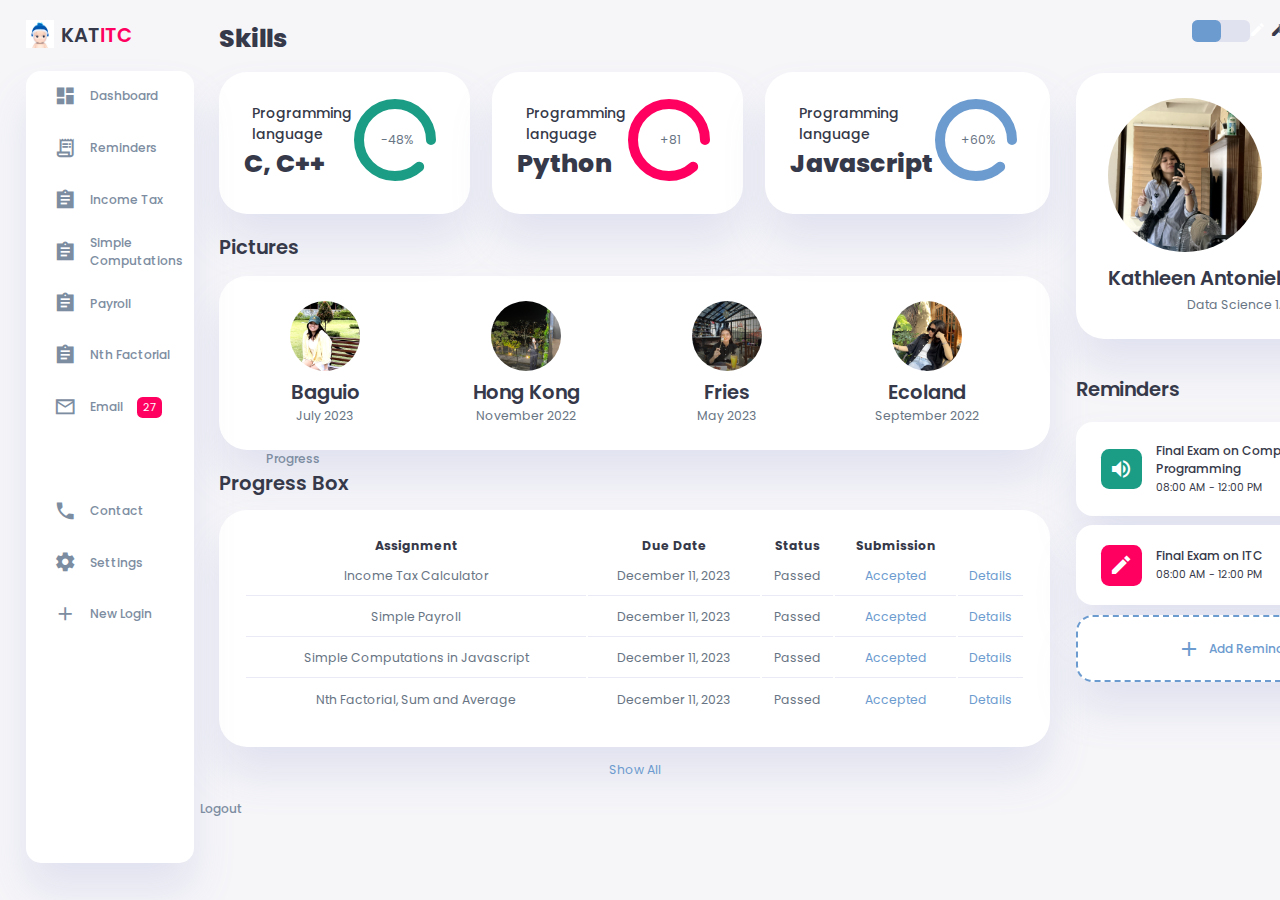
<file: index.html>
<!DOCTYPE html>
<html lang="en">

<head>
    <meta charset="UTF-8">
    <meta name="viewport" content="width=device-width, initial-scale=1.0">
    <link href="https://fonts.googleapis.com/icon?family=Material+Icons+Sharp" rel="stylesheet">
    <link rel="stylesheet" href="style.css">
    <link rel="icon" type="image/jpg" href="images/sonny angel whale.jpg">
    <title>My personal website</title>
</head>

<body>

    <div class="container">
        <!-- Sidebar Section -->
        <aside>
            <div class="toggle">
                <div class="logo">
                    <img src="images/sonny angel whale.jpg">
                    <h2>KAT<span class="danger">ITC</span></h2>
                </div>
                <div class="close" id="close-btn">
                    <span class="material-icons-sharp">
                        close
                    </span>
                </div>
            </div>

            <div class="sidebar">
                <a href="#">
                    <span class="material-icons-sharp" class="active">
                        dashboard
                    </span>
                    <h3>Dashboard</h3>
                </a>
                <a href="#">
                    <span class="material-icons-sharp">
                        receipt_long
                    </span>
                    <h3>Reminders</h3>
                </a>
                <a href="incometax.html">
                    <span class="material-icons-sharp">
                        assignment
                    </span>
                    <h3>Income Tax</h3>
                </a>
                <a href="simplecomputation.html">
                    <span class="material-icons-sharp">
                        assignment
                    </span>
                    <h3>Simple Computations</h3>
                </a>
                <a href="payroll.html">
                    <span class="material-icons-sharp">
                        assignment
                    </span>
                    <h3>Payroll</h3>
                </a>
                <a href="nthfactorial.html">
                    <span class="material-icons-sharp">
                        assignment
                    </span>
                    <h3>Nth Factorial</h3>
                </a>
                <a href="#">
                    <span class="material-icons-sharp">
                        mail_outline
                    </span>
                    <h3>Email</h3>
                    <span class="message-count">27</span>
                </a>
                <a href="#">
                    <span class="material-icons-sharp">
                        inventory
                    </span>
                    <h3>Progress</h3>
                </a>
                <a href="#">
                    <span class="material-icons-sharp">
                        call
                    </span>
                    <h3>Contact</h3>
                </a>
                <a href="#">
                    <span class="material-icons-sharp">
                        settings
                    </span>
                    <h3>Settings</h3>
                </a>
                <a href="#">
                    <span class="material-icons-sharp">
                        add
                    </span>
                    <h3>New Login</h3>
                </a>
                <a href="#">
                    <span class="material-icons-sharp">
                        logout
                    </span>
                    <h3>Logout</h3>
                </a>
            </div>
        </aside>
        <!-- End of Sidebar Section -->

        <!-- Main Content -->
        <main>
            <h1>Skills</h1>
            <!-- Analyses -->
            <div class="analyse">
                <div class="sales">
                    <div class="status">
                        <div class="info">
                            <h3>Programming language</h3>
                            <h1>C, C++</h1>
                        </div>
                        <div class="progresss">
                            <svg>
                                <circle cx="38" cy="38" r="36"></circle>
                            </svg>
                            <div class="percentage">
                                <p>-48%</p>
                            </div>
                        </div>
                    </div>
                </div>
                <div class="visits">
                    <div class="status">
                        <div class="info">
                            <h3>Programming language</h3>
                            <h1>Python</h1>
                        </div>
                        <div class="progresss">
                            <svg>
                                <circle cx="38" cy="38" r="36"></circle>
                            </svg>
                            <div class="percentage">
                                <p>+81</p>
                            </div>
                        </div>
                    </div>
                </div>
                <div class="searches">
                    <div class="status">
                        <div class="info">
                            <h3>Programming language</h3>
                            <h1>Javascript</h1>
                        </div>
                        <div class="progresss">
                            <svg>
                                <circle cx="38" cy="38" r="36"></circle>
                            </svg>
                            <div class="percentage">
                                <p>+60%</p>
                            </div>
                        </div>
                    </div>
                </div>
            </div>
            <!-- End of Analyses -->

            <!-- New Users Section -->
            <div class="new-users">
                <h2>Pictures</h2>
                <div class="user-list">
                    <div class="user">
                        <img src="images/baguio-1.png">
                        <h2>Baguio</h2>
                        <p>July 2023</p>
                    </div>
                    <div class="user">
                        <img src="images/manila.png">
                        <h2>Hong Kong</h2>
                        <p>November 2022</p>
                    </div>
                    <div class="user">
                        <img src="images/fries.png">
                        <h2>Fries</h2>
                        <p>May 2023</p>
                    </div>
                    <div class="user">
                        <img src="images/coffee.png">
                        <h2>Ecoland</h2>
                        <p>September 2022</p>
                    </div>
                </div>
            </div>
            <!-- End of Pictures Section -->

            <!-- Recent Orders Table -->
            <div class="recent-orders">
                <h2>Progress Box</h2>
                <table>
                    <thead>
                        <tr>
                            <th>Assignment</th>
                            <th>Due Date</th>
                            <th>Status</th>
                            <th>Submission</th>
                            <th></th>
                        </tr>
                    </thead>
                    <tbody></tbody>
                </table>
                <a href="#">Show All</a>
            </div>
            <!-- End of Progress box -->

        </main>
        <!-- End of Main Content -->

        <!-- Right Section -->
        <div class="right-section">
            <div class="nav">
                <button id="menu-btn">
                    <span class="material-icons-sharp">
                        menu
                    </span>
                </button>
                <div class="dark-mode">
                    <span class="material-icons-sharp active">
                        light_mode
                    </span>
                    <span class="material-icons-sharp">
                        dark_mode
                    </span>
                </div>

                <div class="profile">
                    <div class="info">
                        <p>Hey, <b>Kat</b></p>
                        <small class="text-muted">Admin</small>
                    </div>
                    <div class="profile-photo">
                        <img src="images/debut.png">
                    </div>
                    <!-- End of Navigation Bar -->

                </div>

            </div>
            <!-- End of Nav -->


            <div class="user-profile">
                <div class="logo">
                    <img src="images/mirror.png">
                    <h2>Kathleen Antonielle Pande</h2>
                    <p>Data Science 1A</p>
                </div>
            </div>

            <div class="reminders">
                <div class="header">
                    <h2>Reminders</h2>
                    <span class="material-icons-sharp">
                        notifications_none
                    </span>
                </div>

                <div class="notification">
                    <div class="icon">
                        <span class="material-icons-sharp">
                            volume_up
                        </span>
                    </div>
                    <div class="content">
                        <div class="info">
                            <h3>Final Exam on Computer Programming</h3>
                            <small class="text_muted">
                                08:00 AM - 12:00 PM
                            </small>
                        </div>
                        <span class="material-icons-sharp">
                            more_vert
                        </span>
                    </div>
                </div>

                <div class="notification deactive">
                    <div class="icon">
                        <span class="material-icons-sharp">
                            edit
                        </span>
                    </div>
                    <div class="content">
                        <div class="info">
                            <h3>Final Exam on ITC</h3>
                            <small class="text_muted">
                                08:00 AM - 12:00 PM
                            </small>
                        </div>
                        <span class="material-icons-sharp">
                            more_vert
                        </span>
                    </div>
                </div>

                <div class="notification add-reminder">
                    <div>
                        <span class="material-icons-sharp">
                            add
                        </span>
                        <h3>Add Reminder</h3>
                    </div>
                </div>

            </div>

        </div>


    </div>

    <script src="orders.js"></script>
    <script src="index.js"></script>
</body>

</html>
</file>
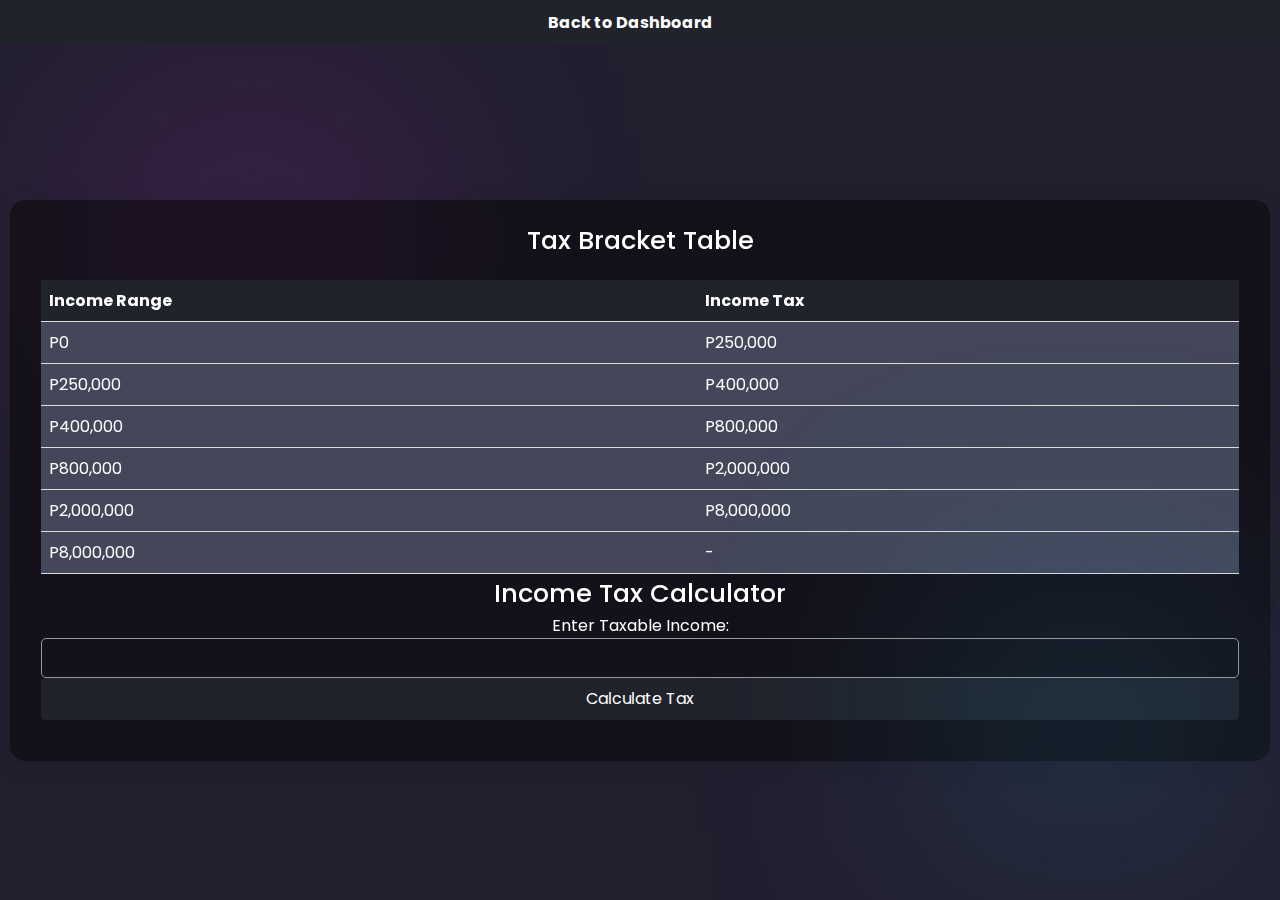
<file: incometax.html>
<!DOCTYPE html>
<html>
<head>
    <title>Income Tax Calculator</title>
    <link rel="stylesheet" href="incometax.css">
    <link rel="icon" type="image/jpg" href="images/sonny angel whale.jpg">
    <link rel="stylesheet" href="navbar.css">
</head>
<body>
    <header>
        <div class="navbar">
            <ul class="links">
                <li><a href="index.html">Back to Dashboard</a></li>
            </ul>
        </div>
    </header>
    <div class="container">
        <div class="top-content">
        <div class="left-column">
            <h2>Tax Bracket Table</h2>
            <table>
                <thead>
                    <tr>
                        <th>Income Range</th>
                        <th>Income Tax</th>
                    </tr>
                </thead>
                <tbody id="taxTable">
                    <tr>
                        <td>P0</td>
                        <td>P250,000</td>
                    </tr>
                    <tr>
                        <td>P250,000</td>
                        <td>P400,000</td>
                    </tr>
                    <tr>
                        <td>P400,000</td>
                        <td>P800,000</td>
                    </tr>
                    <tr>
                        <td>P800,000</td>
                        <td>P2,000,000</td>
                    </tr>
                    <tr>
                        <td>P2,000,000</td>
                        <td>P8,000,000</td>
                    </tr>
                    <tr>
                        <td>P8,000,000</td>
                        <td>-</td>
                    </tr>
                </tbody>
            </table>
        </div>
        <div class="right-column">
            <h2>Income Tax Calculator</h2>
            <label for="income">Enter Taxable Income:</label>
            <input type="number" id="income">
            <button onclick="calculateTax()">Calculate Tax</button>
            <div id="result"></div>
        </div>
    </div>

    <script src="incometax.js"></script>
</body>
</html>
</file>
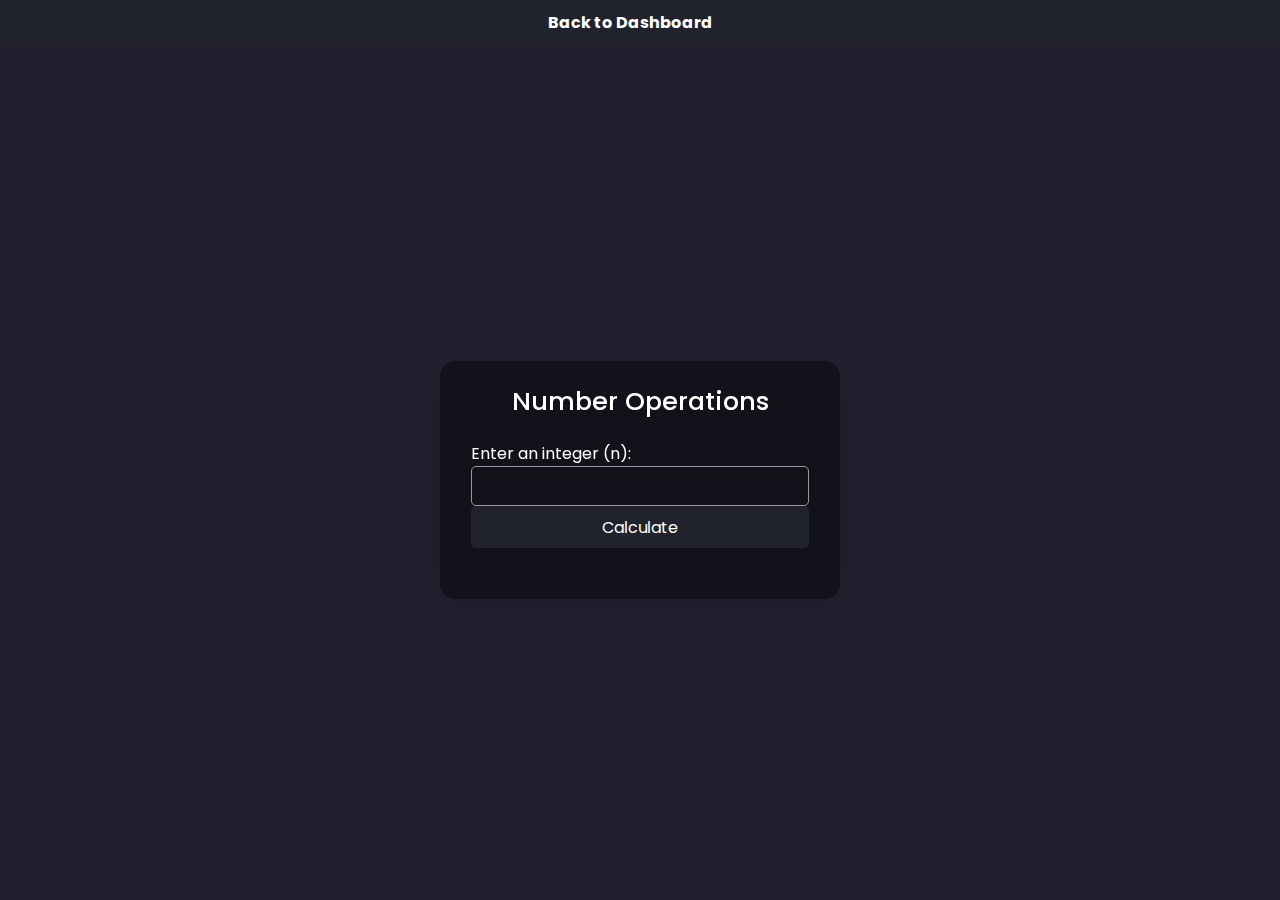
<file: nthfactorial.html>
<!DOCTYPE html>
<html>
<head>
    <title>Number Operations</title>
    <link rel="stylesheet" href="numberoperations.css">
    <link rel="stylesheet" href="navbar.css">
    <link rel="icon" type="image/jpg" href="images/sonny angel whale.jpg">
</head>
<body>
    <header>
        <div class="navbar">
            <ul class="links">
                <li><a href="index.html">Back to Dashboard</a></li>
            </ul>
        </div>
    </header>
    <div class="container">
        <div class="top-content">
            <h2>Number Operations</h2>
        </div>
        <label for="n">Enter an integer (n):</label>
        <input type="number" id="n" class="input-field">
        <button onclick="calculate()" class="calculate-button">Calculate</button>
        <div id="result" class="result-box"></div>
    </div>

    <script src="nthfactorial.js"></script>
</body>
</html>
</file>
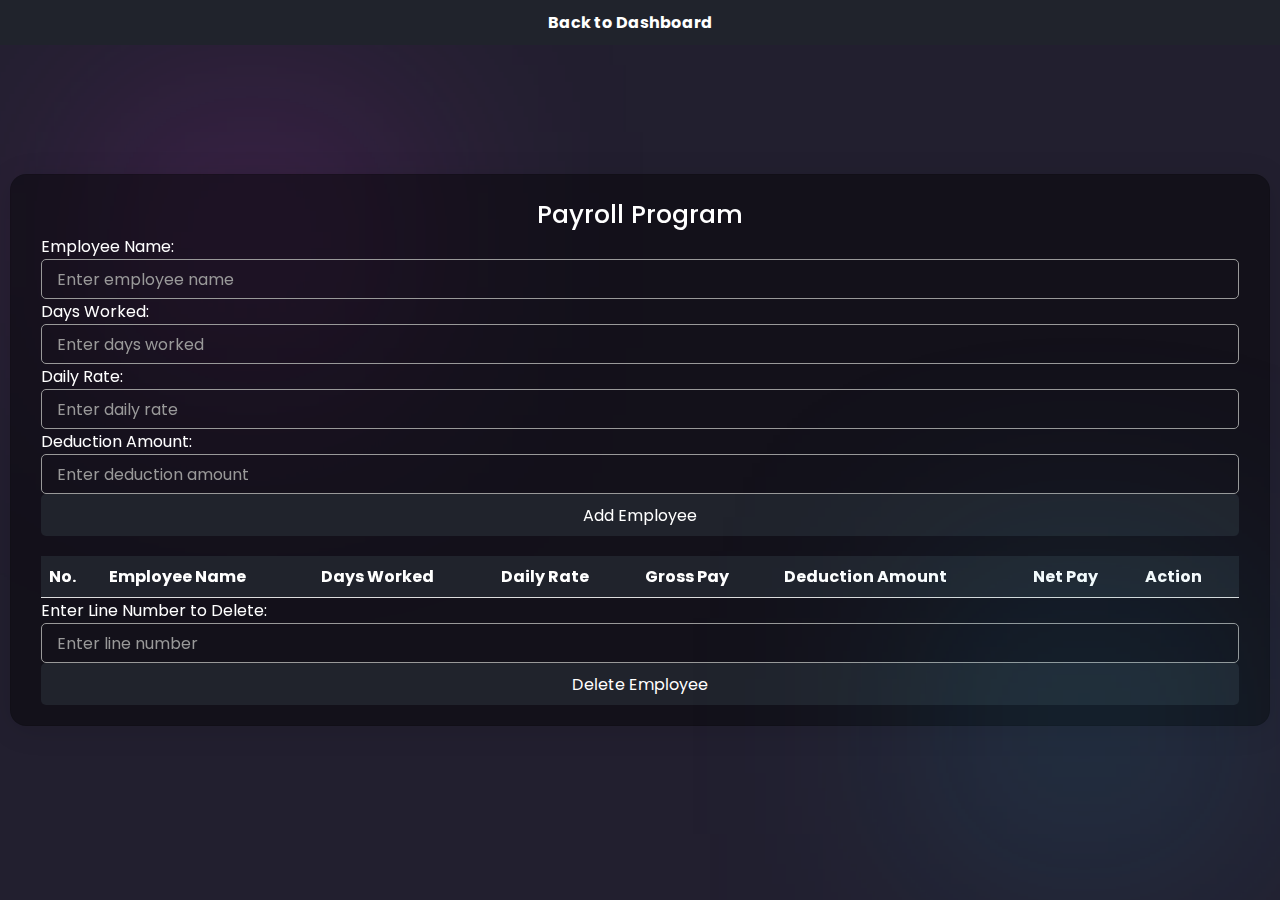
<file: payroll.html>
<!DOCTYPE html>
<html lang="en">
<head>
    <meta charset="UTF-8">
    <meta name="viewport" content="width=device-width, initial-scale=1.0">
    <title>Simple Payroll</title>
    <link rel="stylesheet" href="payroll.css">
    <link rel="stylesheet" href="navbar.css">
    <link rel="icon" type="image/jpg" href="images/sonny angel whale.jpg">
    <link rel="stylesheet" href="navbar.css">
</head>
<body>
    <header>
        <div class="navbar">
            <ul class="links">
                <li><a href="index.html">Back to Dashboard</a></li>
            </ul>
        </div>
    </header>

    <div id="container">

        <h2>Payroll Program</h2>

        <label for="employeeName">Employee Name:</label>
        <input type="text" id="employeeName" placeholder="Enter employee name">

        <label for="daysWorked">Days Worked:</label>
        <input type="number" id="daysWorked" placeholder="Enter days worked">

        <label for="dailyRate">Daily Rate:</label>
        <input type="number" id="dailyRate" placeholder="Enter daily rate">

        <label for="deductionAmount">Deduction Amount:</label>
        <input type="number" id="deductionAmount" placeholder="Enter deduction amount">

        <button onclick="addEmployee()">Add Employee</button>

        <table id="payrollTable">
            <thead>
                <tr>
                    <th>No.</th>
                    <th>Employee Name</th>
                    <th>Days Worked</th>
                    <th>Daily Rate</th>
                    <th>Gross Pay</th>
                    <th>Deduction Amount</th>
                    <th>Net Pay</th>
                    <th>Action</th>
                </tr>
            </thead>
            <tbody id="payrollBody"></tbody>
        </table>

        <label for="deleteLine">Enter Line Number to Delete:</label>
        <input type="number" id="deleteLine" placeholder="Enter line number">

        <button onclick="deleteEmployee()">Delete Employee</button>

    </div>

    <script src="payroll.js"></script>
</body>
</html>
</file>
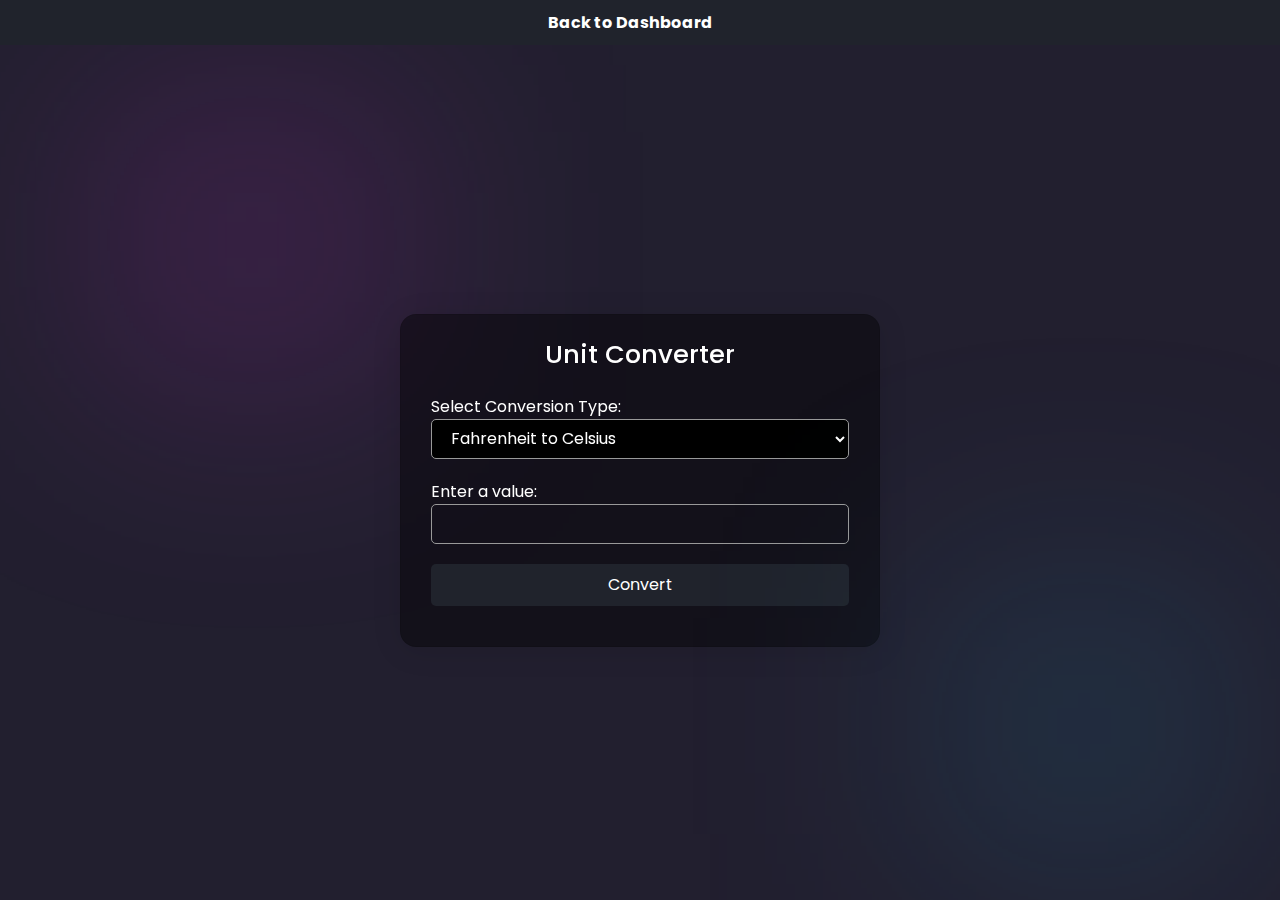
<file: simplecomputation.html>
<!DOCTYPE html>
<html>
<head>
    <title>Unit Converter</title>
    <link rel="stylesheet" href="simplecomputation.css">
    <link rel="stylesheet" href="navbar.css">
    <link rel="icon" type="image/jpg" href="images/sonny angel whale.jpg">
</head>
<body>
    <header>
        <div class="navbar">
            <ul class="links">
                <li><a href="index.html">Back to Dashboard</a></li>
            </ul>
        </div>
    </header>

    <div class="container">
        <h2>Unit Converter</h2>
        <form id="conversionForm">
            <div class="form-group">
                <label for="conversionType">Select Conversion Type:</label>
                <select id="conversionType" class="input-field">
                    <option value="1">Fahrenheit to Celsius</option>
                    <option value="2">Celsius to Fahrenheit</option>
                    <option value="3">Meters to Feet</option>
                    <option value="4">Feet to Meters</option>
                </select>
            </div>
            <div class="form-group">
                <label for="value">Enter a value:</label>
                <input type="number" id="value" class="input-field">
            </div>
            <button type="button" onclick="convert()" class="convert-button">Convert</button>
        </form>
        <p id="result"></p>
    </div>

    <script src="simplecomputation.js"></script>
</body>
</html>
</file>
<file: style.css>
@import url('https://fonts.googleapis.com/css2?family=Poppins:wght@300;400;500;600;700;800&display=swap');

:root{
    --color-primary: #6C9BCF;
    --color-danger: #FF0060;
    --color-success: #1B9C85;
    --color-warning: #F7D060;
    --color-white: #fff;
    --color-info-dark: #7d8da1;
    --color-dark: #363949;
    --color-light: rgba(132, 139, 200, 0.18);
    --color-dark-variant: #677483;
    --color-background: #f6f6f9;

    --card-border-radius: 2rem;
    --border-radius-1: 0.4rem;
    --border-radius-2: 1.2rem;

    --card-padding: 1.8rem;
    --padding-1: 1.2rem;

    --box-shadow: 0 2rem 3rem var(--color-light);
}

.dark-mode-variables{
    --color-background: #181a1e;
    --color-white: #202528;
    --color-dark: #edeffd;
    --color-dark-variant: #a3bdcc;
    --color-light: rgba(0, 0, 0, 0.4);
    --box-shadow: 0 2rem 3rem var(--color-light);
}

*{
    margin: 0;
    padding: 0;
    outline: 0;
    appearance: 0;
    border: 0;
    text-decoration: none;
    box-sizing: border-box;
}

html{
    font-size: 14px;
}

body{
    width: 100vw;
    height: 100vh;
    font-family: 'Poppins', sans-serif;
    font-size: 0.88rem;
    user-select: none;
    overflow-x: hidden;
    color: var(--color-dark);
    background-color: var(--color-background);
}

a{
    color: var(--color-dark);
}

img{
    display: block;
    width: 100%;
    object-fit: cover;
}

h1{
    font-weight: 800;
    font-size: 1.8rem;
}

h2{
    font-weight: 600;
    font-size: 1.4rem;
}

h3{
    font-weight: 500;
    font-size: 0.87rem;
}

small{
    font-size: 0.76rem;
}

p{
    color: var(--color-dark-variant);
}

b{
    color: var(--color-dark);
}

.text-muted{
    color: var(--color-info-dark);
}

.primary{
    color: var(--color-primary);
}

.danger{
    color: var(--color-danger);
}

.success{
    color: var(--color-success);
}

.warning{
    color: var(--color-warning);
}

.container{
    display: grid;
    width: 96%;
    margin: 0 auto;
    gap: 1.8rem;
    grid-template-columns: 12rem auto 23rem;
}

aside{
    height: 100vh;
}

aside .toggle{
    display: flex;
    align-items: center;
    justify-content: space-between;
    margin-top: 1.4rem;
}

aside .toggle .logo{
    display: flex;
    gap: 0.5rem;
}

aside .toggle .logo img{
    width: 2rem;
    height: 2rem;
}

aside .toggle .close{
    padding-right: 1rem;
    display: none;
}

aside .sidebar{
    display: flex;
    flex-direction: column;
    background-color: var(--color-white);
    box-shadow: var(--box-shadow);
    border-radius: 15px;
    height: 88vh;
    position: relative;
    top: 1.5rem;
    transition: all 0.3s ease;
}

aside .sidebar:hover{
    box-shadow: none;
}

aside .sidebar a{
    display: flex;
    align-items: center;
    color: var(--color-info-dark);
    height: 3.7rem;
    gap: 1rem;
    position: relative;
    margin-left: 2rem;
    transition: all 0.3s ease;
}

aside .sidebar a span{
    font-size: 1.6rem;
    transition: all 0.3s ease;
}

aside .sidebar a:last-child{
    position: absolute;
    bottom: 2rem;
    width: 100%;
}

aside .sidebar a.active{
    width: 100%;
    color: var(--color-primary);
    background-color: var(--color-light);
    margin-left: 0;
}

aside .sidebar a.active::before{
    content: '';
    width: 6px;
    height: 18px;
    background-color: var(--color-primary);
}

aside .sidebar a.active span{
    color: var(--color-primary);
    margin-left: calc(1rem - 3px);
}

aside .sidebar a:hover{
    color: var(--color-primary);
}

aside .sidebar a:hover span{
    margin-left: 0.6rem;
}

aside .sidebar .message-count{
    background-color: var(--color-danger);
    padding: 2px 6px;
    color: var(--color-white);
    font-size: 11px;
    border-radius: var(--border-radius-1);
}

main{
    margin-top: 1.4rem;
}

main .analyse{
    display: grid;
    grid-template-columns: repeat(3, 1fr);
    gap: 1.6rem;
}

main .analyse > div{
    background-color: var(--color-white);
    padding: var(--card-padding);
    border-radius: var(--card-border-radius);
    margin-top: 1rem;
    box-shadow: var(--box-shadow);
    cursor: pointer;
    transition: all 0.3s ease;
}

main .analyse > div:hover{
    box-shadow: none;
}

main .analyse > div .status{
    display: flex;
    align-items: center;
    justify-content: space-between;
}

main .analyse h3{
    margin-left: 0.6rem;
    font-size: 1rem;
}

main .analyse .progresss{
    position: relative;
    width: 92px;
    height: 92px;
    border-radius: 50%;
}

main .analyse svg{
    width: 7rem;
    height: 7rem;
}

main .analyse svg circle{
    fill: none;
    stroke-width: 10;
    stroke-linecap: round;
    transform: translate(5px, 5px);
}

main .analyse .sales svg circle{
    stroke: var(--color-success);
    stroke-dashoffset: -30;
    stroke-dasharray: 200;
}

main .analyse .visits svg circle{
    stroke: var(--color-danger);
    stroke-dashoffset: -30;
    stroke-dasharray: 200;
}

main .analyse .searches svg circle{
    stroke: var(--color-primary);
    stroke-dashoffset: -30;
    stroke-dasharray: 200;
}

main .analyse .progresss .percentage{
    position: absolute;
    top: -3px;
    left: -1px;
    display: flex;
    align-items: center;
    justify-content: center;
    height: 100%;
    width: 100%;
}

main .new-users{
    margin-top: 1.3rem;
}

main .new-users .user-list{
    background-color: var(--color-white);
    padding: var(--card-padding);
    border-radius: var(--card-border-radius);
    margin-top: 1rem;
    box-shadow: var(--box-shadow);
    display: flex;
    justify-content: space-around;
    flex-wrap: wrap;
    gap: 1.4rem;
    cursor: pointer;
    transition: all 0.3s ease;
}

main .new-users .user-list:hover{
    box-shadow: none;
}

main .new-users .user-list .user{
    display: flex;
    flex-direction: column;
    align-items: center;
    justify-content: center;
}

main .new-users .user-list .user img{
    width: 5rem;
    height: 5rem;
    margin-bottom: 0.4rem;
    border-radius: 50%;
}

main .recent-orders{
    margin-top: 1.3rem;
}

main .recent-orders h2{
    margin-bottom: 0.8rem;
}

main .recent-orders table{
    background-color: var(--color-white);
    width: 100%;
    padding: var(--card-padding);
    text-align: center;
    box-shadow: var(--box-shadow);
    border-radius: var(--card-border-radius);
    transition: all 0.3s ease;
}

main .recent-orders table:hover{
    box-shadow: none;
}

main table tbody td{
    height: 2.8rem;
    border-bottom: 1px solid var(--color-light);
    color: var(--color-dark-variant);
}

main table tbody tr:last-child td{
    border: none;
}

main .recent-orders a{
    text-align: center;
    display: block;
    margin: 1rem auto;
    color: var(--color-primary);
}

.right-section{
    margin-top: 1.4rem;
}

.right-section .nav{
    display: flex;
    justify-content: end;
    gap: 2rem;
}

.right-section .nav button{
    display: none;
}

.right-section .dark-mode{
    background-color: var(--color-light);
    display: flex;
    justify-content: space-between;
    align-items: center;
    height: 1.6rem;
    width: 4.2rem;
    cursor: pointer;
    border-radius: var(--border-radius-1);
}

.right-section .dark-mode span{
    font-size: 1.2rem;
    width: 50%;
    height: 100%;
    display: flex;
    align-items: center;
    justify-content: center;
}

.right-section .dark-mode span.active{
    background-color: var(--color-primary);
    color: white;
    border-radius: var(--border-radius-1);
}

.right-section .nav .profile{
    display: flex;
    gap: 2rem;
    text-align: right;
}

.right-section .nav .profile .profile-photo{
    width: 2.8rem;
    height: 2.8rem;
    display: flex;
    justify-content: center;
    align-items: center;
    border-radius: 35%;
    overflow: hidden;
}

.right-section .user-profile{
    display: flex;
    justify-content: center;
    text-align: center;
    margin-top: 1rem;
    background-color: var(--color-white);
    padding: var(--card-padding);
    border-radius: var(--card-border-radius);
    box-shadow: var(--box-shadow);
    cursor: pointer;
    transition: all 0.3s ease;
}

.right-section .user-profile:hover{
    box-shadow: none;
}

.right-section .user-profile img{
    width: 11rem;
    height: auto;
    margin-bottom: 0.8rem;
    border-radius: 50%;
}

.right-section .user-profile h2{
    margin-bottom: 0.2rem;
}

.right-section .reminders{
    margin-top: 2rem;
}

.right-section .reminders .header{
    display: flex;
    align-items: center;
    justify-content: space-between;
    margin-bottom: 0.8rem;
}

.right-section .reminders .header span{
    padding: 10px;
    box-shadow: var(--box-shadow);
    background-color: var(--color-white);
    border-radius: 50%;
}

.right-section .reminders .notification{
    background-color: var(--color-white);
    display: flex;
    align-items: center;
    gap: 1rem;
    margin-bottom: 0.7rem;
    padding: 1.4rem var(--card-padding);
    border-radius: var(--border-radius-2);
    box-shadow: var(--box-shadow);
    cursor: pointer;
    transition: all 0.3s ease;
}

.right-section .reminders .notification:hover{
    box-shadow: none;
}

.right-section .reminders .notification .content{
    display: flex;
    justify-content: space-between;
    align-items: center;
    margin: 0;
    width: 100%;
}

.right-section .reminders .notification .icon{
    padding: 0.6rem;
    color: var(--color-white);
    background-color: var(--color-success);
    border-radius: 20%;
    display: flex;
}

.right-section .reminders .notification.deactive .icon{
    background-color: var(--color-danger);
}

.right-section .reminders .add-reminder{
    background-color: var(--color-white);
    border: 2px dashed var(--color-primary);
    color: var(--color-primary);
    display: flex;
    align-items: center;
    justify-content: center;
    cursor: pointer;
}

.right-section .reminders .add-reminder:hover{
    background-color: var(--color-primary);
    color: white;
}

.right-section .reminders .add-reminder div{
    display: flex;
    align-items: center;
    gap: 0.6rem;
}

@media screen and (max-width: 1200px) {
    .container{
        width: 95%;
        grid-template-columns: 7rem auto 23rem;
    }

    aside .logo h2{
        display: none;
    }

    aside .sidebar h3{
        display: none;
    }

    aside .sidebar a{
        width: 5.6rem;
    }

    aside .sidebar a:last-child{
        position: relative;
        margin-top: 1.8rem;
    }

    main .analyse{
        grid-template-columns: 1fr;
        gap: 0;
    }

    main .new-users .user-list .user{
        flex-basis: 40%;
    }

    main .recent-orders {
        width: 94%;
        position: absolute;
        left: 50%;
        transform: translateX(-50%);
        margin: 2rem 0 0 0.8rem;
    }

    main .recent-orders table{
        width: 83vw;
    }

    main table thead tr th:last-child,
    main table thead tr th:first-child{
        display: none;
    }

    main table tbody tr td:last-child,
    main table tbody tr td:first-child{
        display: none;
    }

}

@media screen and (max-width: 768px) {
    .container{
        width: 100%;
        grid-template-columns: 1fr;
        padding: 0 var(--padding-1);
    }

    aside{
        position: fixed;
        background-color: var(--color-white);
        width: 15rem;
        z-index: 3;
        box-shadow: 1rem 3rem 4rem var(--color-light);
        height: 100vh;
        left: -100%;
        display: none;
        animation: showMenu 0.4s ease forwards;
    }

    @keyframes showMenu {
       to{
        left: 0;
       } 
    }

    aside .logo{
        margin-left: 1rem;
    }

    aside .logo h2{
        display: inline;
    }

    aside .sidebar h3{
        display: inline;
    }

    aside .sidebar a{
        width: 100%;
        height: 3.4rem;
    }

    aside .sidebar a:last-child{
        position: absolute;
        bottom: 5rem;
    }

    aside .toggle .close{
        display: inline-block;
        cursor: pointer;
    }

    main{
        margin-top: 8rem;
        padding: 0 1rem;
    }

    main .new-users .user-list .user{
        flex-basis: 35%;
    }

    main .recent-orders{
        position: relative;
        margin: 3rem 0 0 0;
        width: 100%;
    }

    main .recent-orders table{
        width: 100%;
        margin: 0;
    }

    .right-section{
        width: 94%;
        margin: 0 auto 4rem;
    }

    .right-section .nav{
        position: fixed;
        top: 0;
        left: 0;
        align-items: center;
        background-color: var(--color-white);
        padding: 0 var(--padding-1);
        height: 4.6rem;
        width: 100%;
        z-index: 2;
        box-shadow: 0 1rem 1rem var(--color-light);
        margin: 0;
    }

    .right-section .nav .dark-mode{
        width: 4.4rem;
        position: absolute;
        left: 66%;
    }

    .right-section .profile .info{
        display: none;
    }

    .right-section .nav button{
        display: inline-block;
        background-color: transparent;
        cursor: pointer;
        color: var(--color-dark);
        position: absolute;
        left: 1rem;
    }

    .right-section .nav button span{
        font-size: 2rem;
    }

}
</file>
<file: incometax.css>
@import url('https://fonts.googleapis.com/css2?family=Poppins:wght@300;400;500;600;700;800&display=swap');

* {
    margin: 0;
    padding: 0;
    border: none;
    outline: none;
    box-sizing: border-box;
    font-family: 'Poppins', sans-serif;
}

body {
    display: flex;
    align-items: center;
    justify-content: center;
    min-height: 100vh;
    padding: 0 10px;
    background: #221f2f;
    overflow: hidden;
}

body::before {
    content: "";
    position: absolute;
    width: 120px;
    height: 120px;
    background-color: #ed2ff0;
    left: 15%;
    top: 20%;
    filter: blur(150px);
}

body::after {
    content: "";
    position: absolute;
    width: 120px;
    height: 120px;
    background-color: #22a8cd;
    left: 80%;
    top: 74%;
    filter: blur(150px);
}

.container {
    width: 90rem;
    color: #fff;
    background: rgba(0, 0, 0, 0.44);
    padding: 20px 30px;
    border-radius: 16px;
    box-shadow: 0 4px 30px rgba(0, 0, 0, 0.1);
    backdrop-filter: blur(7.4px);
    -webkit-backdrop-filter: blur(7.4px);
    border: 1px solid rgba(0, 0, 0, 0.1);
}

.container h2 {
    font-size: 1.6rem;
    font-weight: 500;
    text-align: center;
}

.container label {
    font-size: 1rem;
    margin-bottom: 7px;
}

.container input[type="number"] {
    height: 40px;
    width: 100%;
    border-radius: 5px;
    font-size: 1rem;
    padding: 0 15px;
    background: transparent;
    color: #fff;
    border: 1px solid #999;
    transition: all 0.3s ease;
}

.container input[type="number"]:hover {
    border: 1px solid #675afe;
}

.container input[type="number"]:focus {
    padding: 0 14px;
    border: 1px solid #675afe;
}

.container table {
    width: 100%;
    margin-top: 20px;
    border-collapse: collapse;
}

.container th,
.container td {
    text-align: left;
    padding: 8px;
    border-bottom: 1px solid #ddd;
}

.container th {
    background-color: #20232c;
    color: #fff;
}

.container td {
    background-color: #44475a;
    color: #fff;
}

.container input[type="number"]::placeholder {
    color: #999;
}

.container button {
    width: 100%;
    height: 42px;
    color: #fff;
    background: #20232c;
    font-size: 1rem;
    cursor: pointer;
    border-radius: 5px;
    transition: all 0.3s ease;
}

.container button:hover {
    background: #675afe;
}
</file>
<file: numberoperations.css>
@import url('https://fonts.googleapis.com/css2?family=Poppins:wght@300;400;500;600;700;800&display=swap');

* {
    margin: 0;
    padding: 0;
    border: none;
    outline: none;
    box-sizing: border-box;
    font-family: 'Poppins', sans-serif;
}

body {
    display: flex;
    align-items: center;
    justify-content: center;
    min-height: 100vh;
    padding: 0 10px;
    background: #221f2f;
    overflow: hidden;
}

.container {
    width: 25rem;
    color: #fff;
    background: rgba(0, 0, 0, 0.44);
    padding: 20px 30px;
    border-radius: 16px;
    box-shadow: 0 4px 30px rgba(0, 0, 0, 0.1);
    backdrop-filter: blur(7.4px);
    -webkit-backdrop-filter: blur(7.4px);
    border: 1px solid rgba(0, 0, 0, 0.1);
}

.container h2 {
    font-size: 1.6rem;
    font-weight: 500;
    text-align: center;
}

.input-field {
    height: 40px;
    width: 100%;
    border-radius: 5px;
    font-size: 1rem;
    padding: 0 15px;
    background: transparent;
    color: #fff;
    border: 1px solid #999;
    transition: all 0.3s ease;
}

.input-field:hover {
    border: 1px solid #675afe;
}

.input-field:focus {
    padding: 0 14px;
    border: 1px solid #675afe;
}

.calculate-button {
    width: 100%;
    height: 42px;
    color: #fff;
    background: #20232c;
    font-size: 1rem;
    cursor: pointer;
    border-radius: 5px;
    transition: all 0.3s ease;
}

.calculate-button:hover {
    background: #675afe;
}

.result-box {
    font-size: 1.1rem;
    margin: 20px 0 30px;
}
</file>
<file: payroll.css>
@import url('https://fonts.googleapis.com/css2?family=Poppins:wght@300;400;500;600;700;800&display=swap');

* {
    margin: 0;
    padding: 0;
    border: none;
    outline: none;
    box-sizing: border-box;
    font-family: 'Poppins', sans-serif;
}

body {
    display: flex;
    align-items: center;
    justify-content: center;
    min-height: 100vh;
    padding: 0 10px;
    background: #221f2f;
    
}

body::before {
    content: "";
    position: absolute;
    width: 120px;
    height: 120px;
    background-color: #ed2ff0;
    left: 15%;
    top: 20%;
    filter: blur(150px);
}

body::after {
    content: "";
    position: absolute;
    width: 120px;
    height: 120px;
    background-color: #22a8cd;
    left: 80%;
    top: 74%;
    filter: blur(150px);
}

#container {
    width: 80rem;
    color: #fff;
    background: rgba(0, 0, 0, 0.44);
    padding: 20px 30px;
    border-radius: 16px;
    box-shadow: 0 4px 30px rgba(0, 0, 0, 0.1);
    backdrop-filter: blur(7.4px);
    -webkit-backdrop-filter: blur(7.4px);
    border: 1px solid rgba(0, 0, 0, 0.1);
}

#container h2 {
    font-size: 1.6rem;
    font-weight: 500;
    text-align: center;
}

#container label {
    font-size: 1rem;
    margin-bottom: 7px;
}

#container input[type="text"],
#container input[type="number"] {
    height: 40px;
    width: 100%;
    border-radius: 5px;
    font-size: 1rem;
    padding: 0 15px;
    background: transparent;
    color: #fff;
    border: 1px solid #999;
    transition: all 0.3s ease;
}

#container input[type="text"]:hover,
#container input[type="number"]:hover {
    border: 1px solid #675afe;
}

#container input[type="text"]:focus,
#container input[type="number"]:focus {
    padding: 0 14px;
    border: 1px solid #675afe;
}

#container table {
    width: 100%;
    margin-top: 20px;
    border-collapse: collapse;
}

#container th,
#container td {
    text-align: left;
    padding: 8px;
    border-bottom: 1px solid #ddd;
}

#container th {
    background-color: #20232c;
    color: #fff;
}

#container td {
    background-color: #44475a;
    color: #fff;
}

#container input[type="number"]::placeholder,
#container input[type="text"]::placeholder {
    color: #999;
}

#container button {
    width: 100%;
    height: 42px;
    color: #fff;
    background: #20232c;
    font-size: 1rem;
    cursor: pointer;
    border-radius: 5px;
    transition: all 0.3s ease;
}

#container button:hover {
    background: #675afe;
}

#container .delete {
    margin-top: 20px;
}

#container .delete label {
    font-size: 1rem;
    margin-bottom: 7px;
}

#container .delete input[type="number"] {
    width: 100%;
    height: 40px;
    border-radius: 5px;
    font-size: 1rem;
    padding: 0 15px;
    background: transparent;
    color: #fff;
    border: 1px solid #999;
    transition: all 0.3s ease;
}

#container .delete input[type="number"]:hover {
    border: 1px solid #675afe;
}

#container .delete input[type="number"]:focus {
    padding: 0 14px;
    border: 1px solid #675afe;
}
</file>
<file: simplecomputation.css>
@import url('https://fonts.googleapis.com/css2?family=Poppins:wght@300;400;500;600;700;800&display=swap');

* {
    margin: 0;
    padding: 0;
    border: none;
    outline: none;
    box-sizing: border-box;
    font-family: 'Poppins', sans-serif;
}

body {
    display: flex;
    align-items: center;
    justify-content: center;
    min-height: 100vh;
    padding: 0 10px;
    background: #221f2f;
    overflow: hidden;
}

body::before {
    content: "";
    position: absolute;
    width: 120px;
    height: 120px;
    background-color: #ed2ff0;
    left: 15%;
    top: 20%;
    filter: blur(150px);
}

body::after {
    content: "";
    position: absolute;
    width: 120px;
    height: 120px;
    background-color: #22a8cd;
    left: 80%;
    top: 74%;
    filter: blur(150px);
}

.container {
    width: 30rem;
    color: #fff;
    background: rgba(0, 0, 0, 0.44);
    padding: 20px 30px;
    border-radius: 16px;
    box-shadow: 0 4px 30px rgba(0, 0, 0, 0.1);
    backdrop-filter: blur(7.4px);
    -webkit-backdrop-filter: blur(7.4px);
    border: 1px solid rgba(0, 0, 0, 0.1);
}

.container h2 {
    font-size: 1.6rem;
    font-weight: 500;
    text-align: center;
    margin-bottom: 20px;
}

.form-group {
    margin-bottom: 20px;
}

.form-group label {
    font-size: 1rem;
    margin-bottom: 7px;
}

.input-field {
    width: 100%;
    height: 40px;
    border-radius: 5px;
    font-size: 1rem;
    padding: 0 15px;
    background: rgba(255, 255, 255, 0.1);
    color: #fff;
    border: 1px solid #999;
    transition: all 0.3s ease;
}

.input-field:hover {
    background: rgba(103, 90, 254, 0.1);
}

.input-field:focus {
    padding: 0 14px;
    border: 1px solid #675afe;
}
.container select#conversionType {
    background-color: black;
    color: #fff; 
}
.convert-button {
    width: 100%;
    height: 42px;
    color: #fff;
    background: #20232c;
    font-size: 1rem;
    cursor: pointer;
    border-radius: 5px;
    transition: all 0.3s ease;
}

.convert-button:hover {
    background: #675afe;
}

#result {
    font-size: 1.1rem;
    margin-top: 20px;
}
@import url('https://fonts.googleapis.com/css2?family=Poppins:wght@300;400;500;600;700;800&display=swap');

* {
    margin: 0;
    padding: 0;
    border: none;
    outline: none;
    box-sizing: border-box;
    font-family: 'Poppins', sans-serif;
}

body {
    display: flex;
    align-items: center;
    justify-content: center;
    min-height: 100vh;
    padding: 0 10px;
    background: #221f2f;
    overflow: hidden;
}

body::before {
    content: "";
    position: absolute;
    width: 120px;
    height: 120px;
    background-color: #ed2ff0;
    left: 15%;
    top: 20%;
    filter: blur(150px);
}

body::after {
    content: "";
    position: absolute;
    width: 120px;
    height: 120px;
    background-color: #22a8cd;
    left: 80%;
    top: 74%;
    filter: blur(150px);
}

.container {
    width: 30rem;
    color: #fff;
    background: rgba(0, 0, 0, 0.44);
    padding: 20px 30px;
    border-radius: 16px;
    box-shadow: 0 4px 30px rgba(0, 0, 0, 0.1);
    backdrop-filter: blur(7.4px);
    -webkit-backdrop-filter: blur(7.4px);
    border: 1px solid rgba(0, 0, 0, 0.1);
}

.container h2 {
    font-size: 1.6rem;
    font-weight: 500;
    text-align: center;
    margin-bottom: 20px;
}

.form-group {
    margin-bottom: 20px;
}

.form-group label {
    font-size: 1rem;
    margin-bottom: 7px;
}

.input-field {
    width: 100%;
    height: 40px;
    border-radius: 5px;
    font-size: 1rem;
    padding: 0 15px;
    background: transparent;
    color: #fff;
    border: 1px solid #999;
    transition: all 0.3s ease;
}

.input-field:hover {
    border: 1px solid #675afe;
}

.input-field:focus {
    padding: 0 14px;
    border: 1px solid #675afe;
}

.convert-button {
    width: 100%;
    height: 42px;
    color: #fff;
    background: #20232c;
    font-size: 1rem;
    cursor: pointer;
    border-radius: 5px;
    transition: all 0.3s ease;
}

.convert-button:hover {
    background: #675afe;
}

#result {
    font-size: 1.1rem;
    margin-top: 20px;
}
</file>
<file: navbar.css>
/* navbar.css */

/* Reset default styles for ul and li */
ul {
    list-style: none;
    padding: 0;
    margin: 0;
}

.navbar {
    background-color: #20232c;
    padding: 10px 0;
    position: fixed;
    top: 0;
    left: 0;
    width: 100%;
    z-index: 999;
}

.links {
    text-align: center;
    margin-right: 20px;
}

.links li {
    display: inline;
}

.links a {
    text-decoration: none;
    color: #fff;
    font-weight: bold;
    transition: color 0.3s ease;
}

.links a:hover {
    color: #675afe;
}

.container {
    margin-top: 60px; /* Adjust the margin to create space below the navbar */
}

/* Additional styles for your content */
.top-content {
    text-align: center;
    margin-bottom: 20px; /* Adjust the spacing below the top content */
}
</file>
